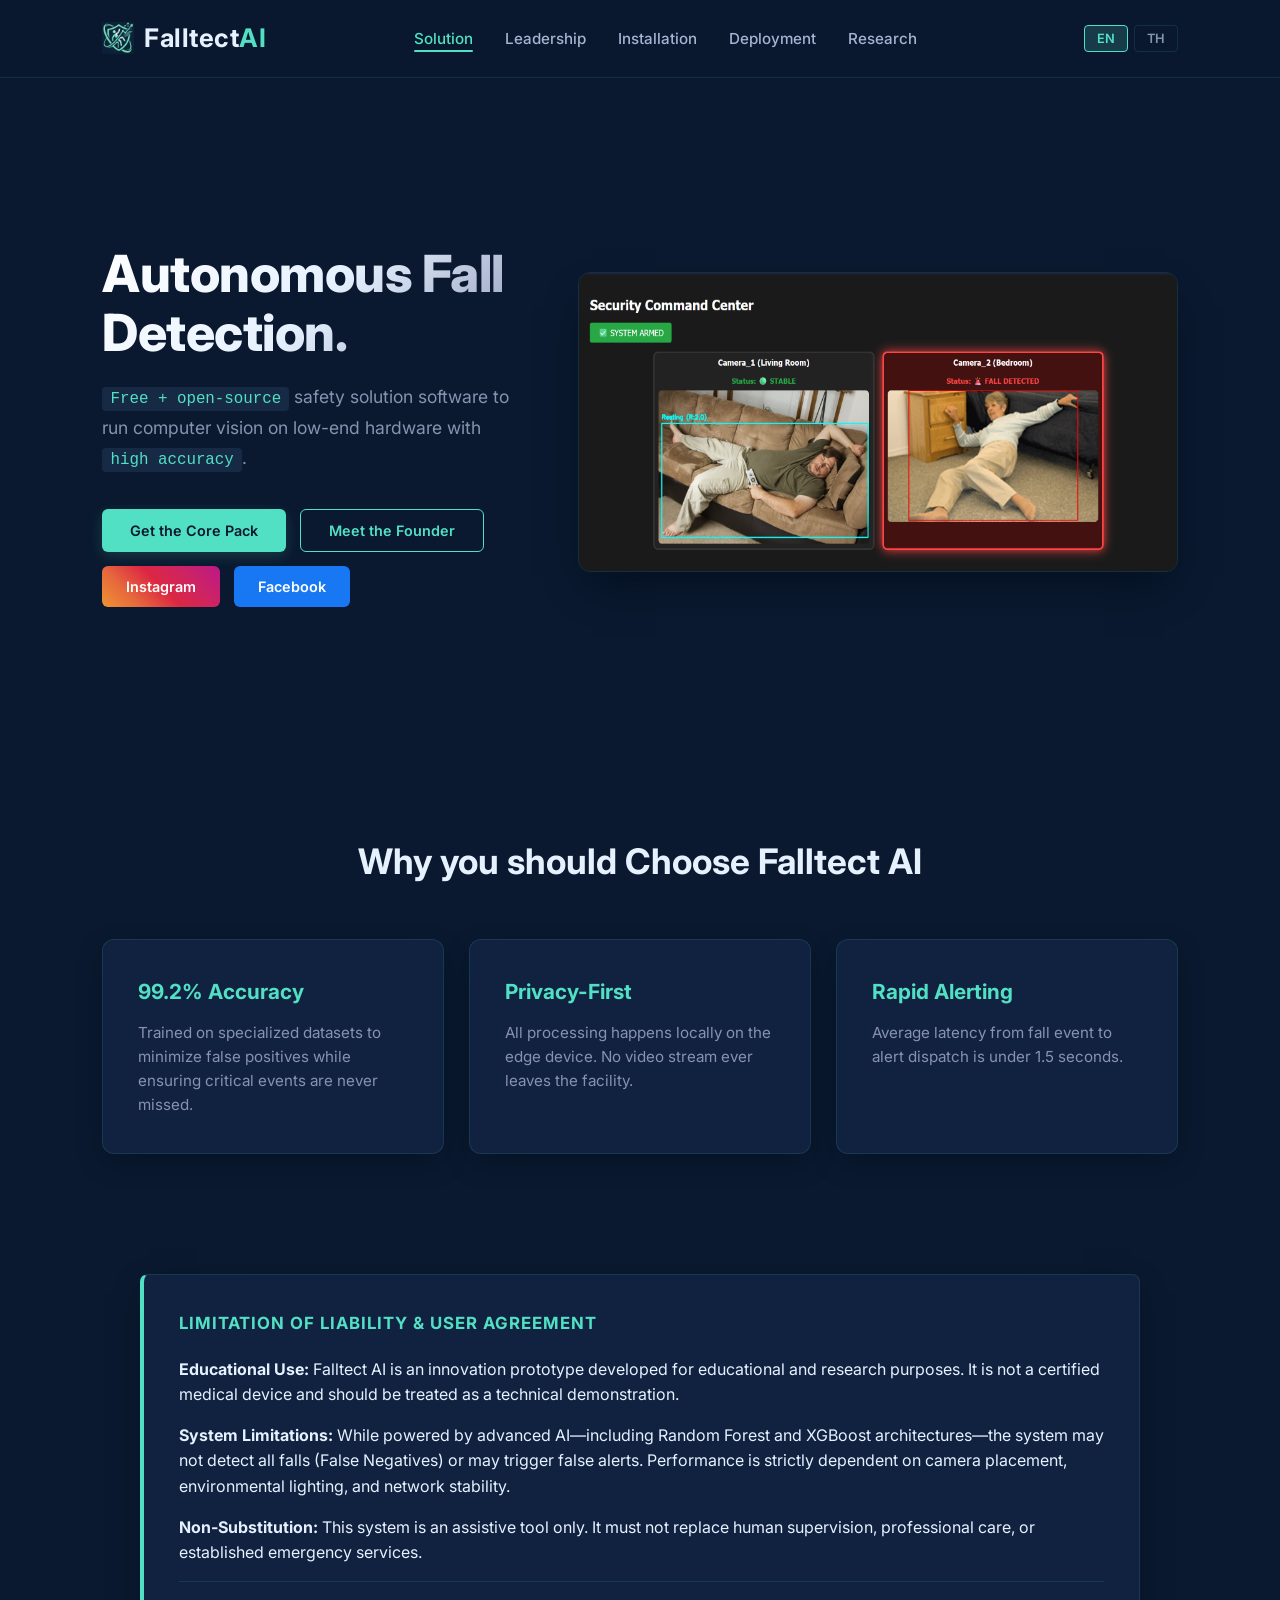
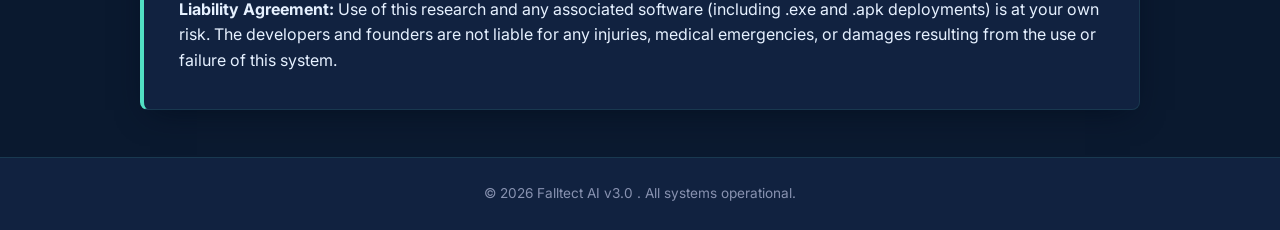
<file: index.html>
<!DOCTYPE html>
<html lang="en">
<head>
    <meta charset="UTF-8">
    <meta name="viewport" content="width=device-width, initial-scale=1.0">
    <title>Falltect AI | Non-Invasive Elderly Safety</title>
    <link rel="stylesheet" href="static/static.css">
    <link href="https://fonts.googleapis.com/css2?family=Inter:wght@400;600;700&display=swap" rel="stylesheet">
    <link rel="icon" type="image/png" href="static/asset/coverimgnottofall.jpg">
    <!-- Apple / Mobile Home Screen Icon -->
    <link rel="apple-touch-icon" href="static/asset/coverimgnottofall.jpg">
</head>
<body>
    <nav>
        <a href="index.html" class="logo-link" style="display: flex; align-items: center; gap: 10px; text-decoration: none;">
            <img src="static/asset/coverimgnottofall.jpg" alt="Falltect AI Logo" style="height: 32px; width: auto;">
            <div class="logo">Falltect<span>AI</span></div>
        </a>
        <ul class="nav-links">
            <li><a href="index.html" class="active">Solution</a></li>
            <li><a href="bio.html">Leadership</a></li>
            <li><a href="download.html">Installation</a></li>
            <li><a href="deployment.html">Deployment</a></li>
            <li><a href="research_paper.html">Research</a></li>
        </ul>
        <!-- Integrated Clean Language Switcher Element -->
        <div class="lang-switcher-container">
            <button class="lang-btn" data-lang-select="en">EN</button>
            <button class="lang-btn" data-lang-select="th">TH</button>
        </div>
    </nav>

    <main>
        <section class="hero">
            <div class="hero-content">
                <h1 data-en="Autonomous Fall Detection." data-th="ระบบตรวจจับการล้มอัตโนมัติ">Autonomous Fall Detection.</h1>
                
                <!-- Cleaned up the messy mixed languages and raw code tags -->
                <p data-en="<code>Free + open-source</code> safety solution software to run computer vision on low-end hardware with <code>high accuracy</code>." 
                   data-th="ระบบตรวจจับการล้มอัตโนมัติประสิทธิภาพสูง เปิดให้ใช้งานฟรี ออกแบบมาเพื่อประมวลผลบนอุปกรณ์ฮาร์ดแวร์ทั่วไปได้ โดยไม่ต้องพึ่งพาคอมพิวเตอร์สเปกสูง">
                    An open-source, edge-optimized safety solution designed to run local computer vision on low-end hardware without compromising privacy.
                </p>
                
                <div class="cta-group">
                    <button class="btn-primary" onclick="navigateTo('download.html')" data-en="Get the Core Pack" data-th="ดาวน์โหลดซอฟต์แวร์">Get the Core Pack</button>
                    <button class="btn-secondary" onclick="navigateTo('bio.html')" data-en="Meet the Founder" data-th="เกี่ยวกับผู้พัฒนา">Meet the Founder</button>
                    <button class="btn-social btn-ig" onclick="window.open('https://www.instagram.com/nottofall_project/', '_blank')">Instagram</button>
                    <button class="btn-social btn-fb" onclick="window.open('https://www.facebook.com/profile.php?id=61574333881825', '_blank')">Facebook</button>
                </div>
            </div>
            <div class="hero-image">
                <img src="static/asset/alertexample.png" alt="FallGuard AI Interface" width="600" height="300">
            </div>
        </section>

        <section class="features">
            <h2 data-en="Why you should Choose Falltect AI" data-th="ทำไมองค์กรชั้นนำจึงเลือก Falltect AI">Why Institutional Leaders Choose Falltect AI</h2>
            <div class="feature-grid">
                <div class="feature-card">
                    <h3 data-en="99.2% Accuracy" data-th="ความแม่นยำ 99.2%">99.2% Accuracy</h3>
                    <p data-en="Trained on specialized datasets to minimize false positives while ensuring critical events are never missed." 
                       data-th="ทดสอบและฝึกฝนระบบด้วยชุดข้อมูลเฉพาะทาง เพื่อลดการแจ้งเตือนผิดพลาด (False Positives) และไม่พลาดทุกเหตุการณ์สำคัญ">
                        Trained on specialized datasets to minimize false positives while ensuring critical events are never missed.
                    </p>
                </div>
                <div class="feature-card">
                    <h3 data-en="Privacy-First" data-th="ระบบรักษาความเป็นส่วนตัว">Privacy-First</h3>
                    <p data-en="All processing happens locally on the edge device. No video stream ever leaves the facility." 
                       data-th="การประมวลผลทั้งหมดเกิดขึ้นภายในอุปกรณ์ (Edge Device) ข้อมูลวิดีโอจะไม่ถูกส่งออกภายนอกหน่วยงาน เพื่อความปลอดภัยสูงสุด">
                        All processing happens locally on the edge device. No video ever leaves the facility.
                    </p>
                </div>
                <div class="feature-card">
                    <h3 data-en="Rapid Alerting" data-th="แจ้งเตือนทันท่วงที">Rapid Alerting</h3>
                    <p data-en="Average latency from fall event to alert dispatch is under 1.5 seconds." 
                       data-th="ความหน่วงเฉลี่ยตั้งแต่เริ่มล้มจนถึงการส่งสัญญาณแจ้งเตือน ต่ำกว่า 1.5 วินาที">
                        Average latency from fall event to alert dispatch is under 1.5 seconds.
                    </p>
                </div>
            </div>
        </section>

        <section class="disclaimer-container">
            <h3 data-en="Limitation of Liability & User Agreement" data-th="ข้อจำกัดความรับผิดชอบและข้อตกลงการใช้งาน">Limitation of Liability & User Agreement</h3>
            <div class="disclaimer-content">
                <p>
                    <strong data-en="Educational Use:" data-th="วัตถุประสงค์การใช้งานเพื่อการศึกษา:">Educational Use:</strong> 
                    <span data-en="Falltect AI is an innovation prototype developed for educational and research purposes. It is not a certified medical device and should be treated as a technical demonstration." 
                          data-th="Falltect AI เป็นต้นแบบนวัตกรรมที่พัฒนาขึ้นเพื่อวัตถุประสงค์ทางการศึกษาและการวิจัย เทคโนโลยีนี้ไม่ใช่เครื่องมือทางการแพทย์ที่ได้รับการรับรอง และควรใช้เป็นระบบสาธิตทางเทคนิคเท่านั้น">
                        Falltect AI is an innovation prototype developed for educational and research purposes. It is not a certified medical device and should be treated as a technical demonstration.
                    </span>
                </p>
                <p style="margin-top: 15px;">
                    <strong data-en="System Limitations:" data-th="ข้อจำกัดของระบบ:">System Limitations:</strong> 
                    <span data-en="While powered by advanced AI—including Random Forest and XGBoost architectures—the system may not detect all falls (False Negatives) or may trigger false alerts. Performance is strictly dependent on camera placement, environmental lighting, and network stability."
                          data-th="แม้ว่าระบบจะขับเคลื่อนด้วยสถาปัตยกรรม AI ขั้นสูงรวมถึง Random Forest และ XGBoost แต่ระบบอาจไม่ได้ตรวจจับการล้มได้ครบทั้งหมด 100% หรืออาจเกิดการแจ้งเตือนผิดพลาดได้ ประสิทธิภาพของระบบขึ้นอยู่กับการจัดวางตำแหน่งกล้อง แสงสว่างในสภาพแวดล้อม และความเสถียรของเครือข่าย">
                        While powered by advanced AI—including Random Forest and XGBoost architectures—the system may not detect all falls (False Negatives) or may trigger false alerts. Performance is strictly dependent on camera placement, environmental lighting, and network stability.
                    </span>
                </p>
                <p style="margin-top: 15px;">
                    <strong data-en="Non-Substitution:" data-th="ข้อพิจารณาการใช้งาน:">Non-Substitution:</strong> 
                    <span data-en="This system is an assistive tool only. It must not replace human supervision, professional care, or established emergency services."
                          data-th="ระบบนี้เป็นเพียงเครื่องมือช่วยเหลือทางเทคโนโลยีเท่านั้น ไม่สามารถทดแทนการดูแลโดยมนุษย์ การพยาบาลวิชาชีพ หรือระบบบริการฉุกเฉินหลักได้">
                        This system is an assistive tool only. It must not replace human supervision, professional care, or established emergency services.
                    </span>
                </p>
                <p style="margin-top: 15px; border-top: 1px solid rgba(100, 255, 218, 0.1); padding-top: 15px;">
                    <strong data-en="Liability Agreement:" data-th="ข้อตกลงความรับผิดชอบ:">Liability Agreement:</strong> 
                    <span data-en="Use of this research and any associated software (including .exe and .apk deployments) is at your own risk. The developers and founders are not liable for any injuries, medical emergencies, or damages resulting from the use or failure of this system."
                          data-th="การใช้งานซอฟต์แวร์นี้ (รวมถึงการใช้งานผ่านไฟล์ .exe และ .apk) เป็นความเสี่ยงของผู้ใช้เอง ผู้พัฒนาและผู้ก่อตั้งจะไม่รับผิดชอบต่อการบาดเจ็บ เหตุฉุกเฉินทางการแพทย์ หรือความเสียหายใด ๆ ที่เกิดจากการใช้งานหรือความล้มเหลวของระบบนี้">
                        Use of this research and any associated software (including .exe and .apk deployments) is at your own risk. The developers and founders are not liable for any injuries, medical emergencies, or damages resulting from the use or failure of this system.
                    </span>
                </p>
            </div>
        </section>
    </main>

    <footer>
        <p>&copy; 2026 Falltect AI v3.0 . All systems operational.</p>
    </footer>

    <script src="static/script.js"></script>
</body>
</html>
</file>
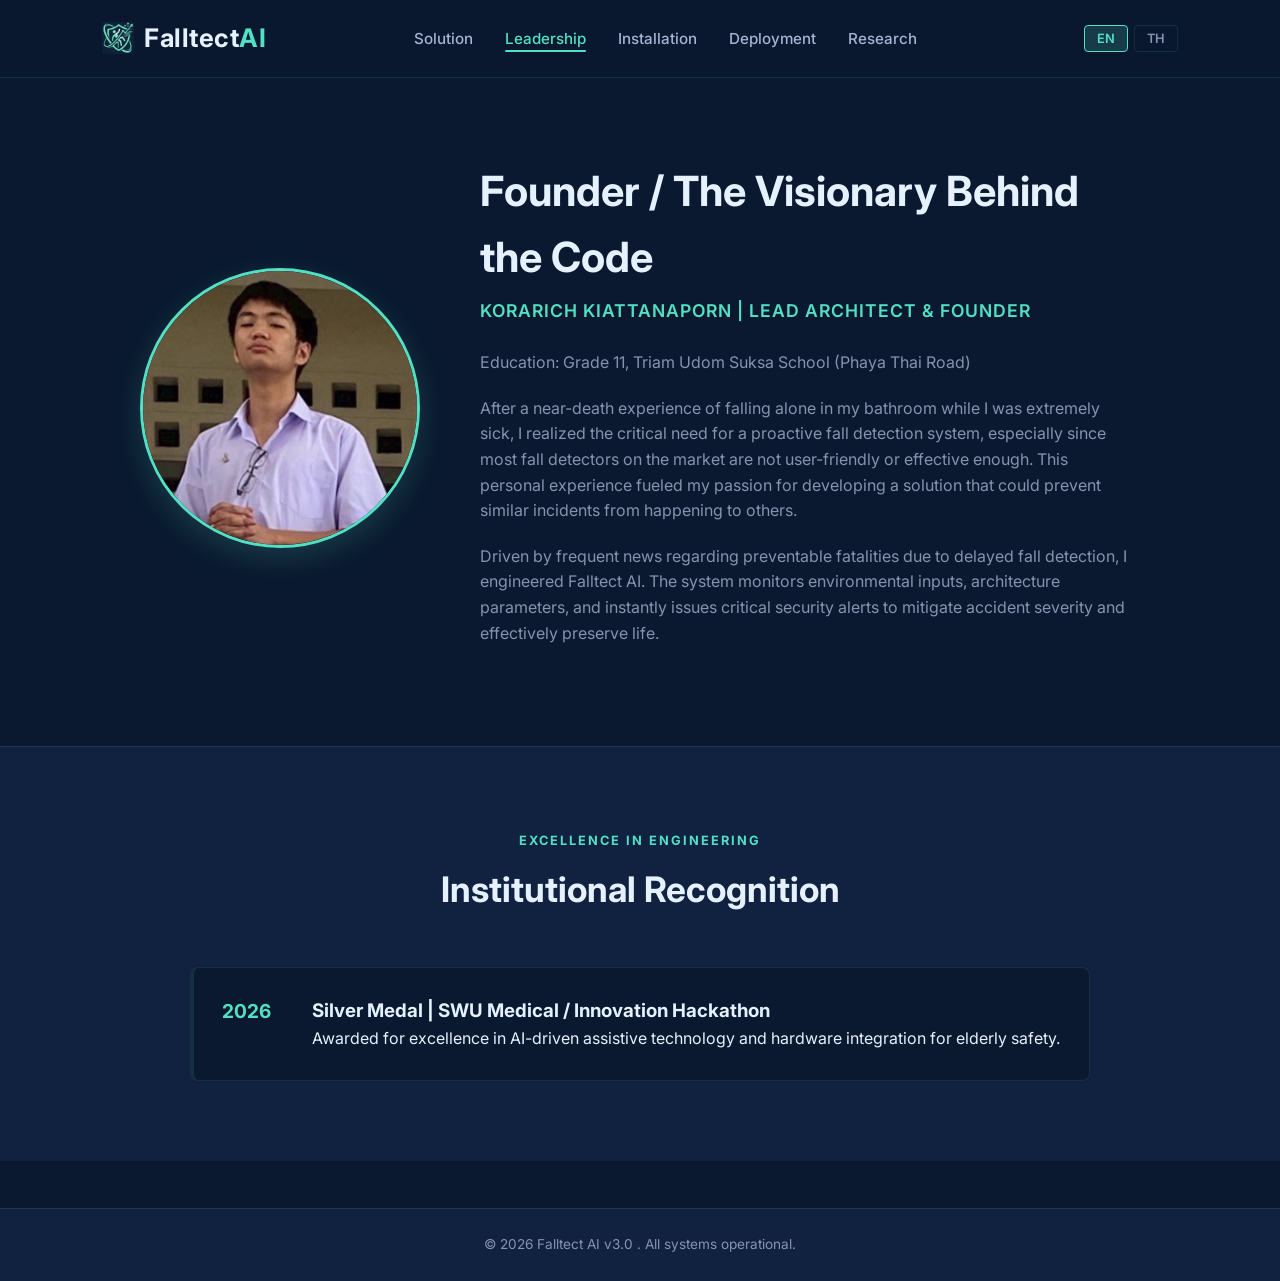
<file: bio.html>
<!DOCTYPE html>
<html lang="en">
<head>
    <meta charset="UTF-8">
    <meta name="viewport" content="width=device-width, initial-scale=1.0">
    <title>About the Founder | FallGuard AI</title>
    <link rel="stylesheet" href="static/static.css">
    <link href="https://fonts.googleapis.com/css2?family=Inter:wght@400;600;700&display=swap" rel="stylesheet">
    <link rel="icon" type="image/png" href="static/asset/coverimgnottofall.jpg">
    <!-- Apple / Mobile Home Screen Icon -->
    <link rel="apple-touch-icon" href="static/asset/coverimgnottofall.jpg">
</head>
<body>
    
    <nav>
        <a href="index.html" class="logo-link" style="display: flex; align-items: center; gap: 10px; text-decoration: none;">
            <img src="static/asset/coverimgnottofall.jpg" alt="Falltect AI Logo" style="height: 32px; width: auto;">
            <div class="logo">Falltect<span>AI</span></div>
        </a>
        <ul class="nav-links">
            <li><a href="index.html">Solution</a></li>
            <li><a href="bio.html" class="active">Leadership</a></li>
            <li><a href="download.html">Installation</a></li>
            <li><a href="deployment.html">Deployment</a></li>
            <li><a href="research_paper.html">Research</a></li>
        </ul>
        <!-- Integrated Clean Language Switcher Element -->
        <div class="lang-switcher-container">
            <button class="lang-btn" data-lang-select="en">EN</button>
            <button class="lang-btn" data-lang-select="th">TH</button>
        </div>
    </nav>

    <main>
        <section class="bio-section">
            <div class="bio-container">
                <div class="bio-image">
                    <img src="static/asset/founder.jpg" alt="Founder Headshot" class="profile-img">
                </div>
                <div class="bio-text">
                    <h1 data-en="Founder / The Visionary Behind the Code" data-th="Founder / The Visionary Behind the Code">The Visionary Behind the Code</h1>
                    <h2 data-en="Korarich Kiattanaporn | Lead Architect & Founder" data-th="เกียรติธนพร | Korarich Kiattanaporn | Lead Architect & Founder"></h2>
                    
                    <p data-en="Education: Grade 11, Triam Udom Suksa School (Phaya Thai Road)" 
                       data-th="ประวัติการศึกษา: ชั้น ม.5 โรงเรียนเตรียมอุดมศึกษา (ถนนพญาไท)">
                        Education: Grade 11, Triam Udom Suksa School (Phaya Thai Road)
                    </p>
                    
                    <p data-en="After a near-death experience of falling alone in my bathroom while I was extremely sick, I realized the critical need for a proactive fall detection system, especially since most fall detectors on the market are not user-friendly or effective enough. This personal experience fueled my passion for developing a solution that could prevent similar incidents from happening to others." 
                       data-th="หลังจากป่วยหนักและเกือบล้มเพียงลำพังในห้องน้ำ ผมตระหนักถึงความจำเป็นในการแจ้งเตือนหากเกิดการล้มเพียงลำพัง ในขณะที่ระบบตรวจจับการล้มส่วนใหญ่ในท้องตลาดยังไม่ใช้งานได้ง่ายและมีประสิทธิภาพเพียงพอ ประสบการณ์ส่วนตัวครั้งนั้นจึงกลายเป็นแรงผลักดันให้ผมมุ่งพัฒนาวิธีแก้ปัญหาโดยการสร้างระบบตรวจจับการล้มที่สามารถป้องกันไม่ให้เกิดเหตุการณ์เช่นนี้กับผู้อื่นได้">
                        After a near-fatal experience of falling alone in my bathroom while extremely ill, I realized the critical need for a proactive fall detection system. This personal experience fueled my passion to develop a solution that could prevent similar incidents for others.
                    </p>
                    
                    <p data-en="Driven by frequent news regarding preventable fatalities due to delayed fall detection, I engineered Falltect AI. The system monitors environmental inputs, architecture parameters, and instantly issues critical security alerts to mitigate accident severity and effectively preserve life." 
                       data-th="จากที่ผมได้ยินข่าวเกี่ยวกับการเสียชีวิตซึ่งสามารถหลีกเลี่ยงได้หากผู้เสียชีวิตถูกตรวจพบในขณะที่ล้ม ผมจึงได้พัฒนาระบบ Falltect AI เพื่อตรวจจับเวลาล้มและแจ้งเตือนได้ทันท่วงทีช่วยลดความรุนแรงของอุบัติเหตุ และช่วยชีวิตได้ทันเวลา">
                        Driven by frequent news regarding preventable fatalities due to delayed fall detection, I engineered Falltect AI.
                    </p>
                </div>
            </div>
        </section>

        <section class="awards-section">
            <div class="section-header">
                <span class="eyebrow">Excellence in Engineering</span>
                <h2 data-en="Institutional Recognition" data-th="รางวัลและการยอมรับ">Institutional Recognition</h2>
            </div>
            
            <div class="awards-grid">
                <div class="award-item">
                    <div class="award-year">2026</div>
                    <div class="award-content">
                        <h3 data-en="Silver Medal | SWU Medical / Innovation Hackathon" data-th="รางวัลเหรียญเงิน | SWU Medical / Innovation Hackathon">Silver medal | SWU medical / innovation hackatron</h3>
                        <p data-en="Awarded for excellence in AI-driven assistive technology and hardware integration for elderly safety." 
                           data-th="ได้รับรางวัลความเป็นเลิศด้านเทคโนโลยีสิ่งอำนวยความสะดวกที่ขับเคลื่อนด้วย AI และการบูรณาการฮาร์ดแวร์เพื่อความปลอดภัยของผู้สูงอายุ">
                            Awarded for excellence in AI-driven assistive technology and hardware integration for elderly safety.
                        </p>
                    </div>
                </div>
            </div>
        </section>
    </main>

    <footer>
        <p>&copy; 2026 Falltect AI v3.0 . All systems operational.</p>
    </footer>

    <script src="static/script.js"></script>
</body>
</html>
</file>
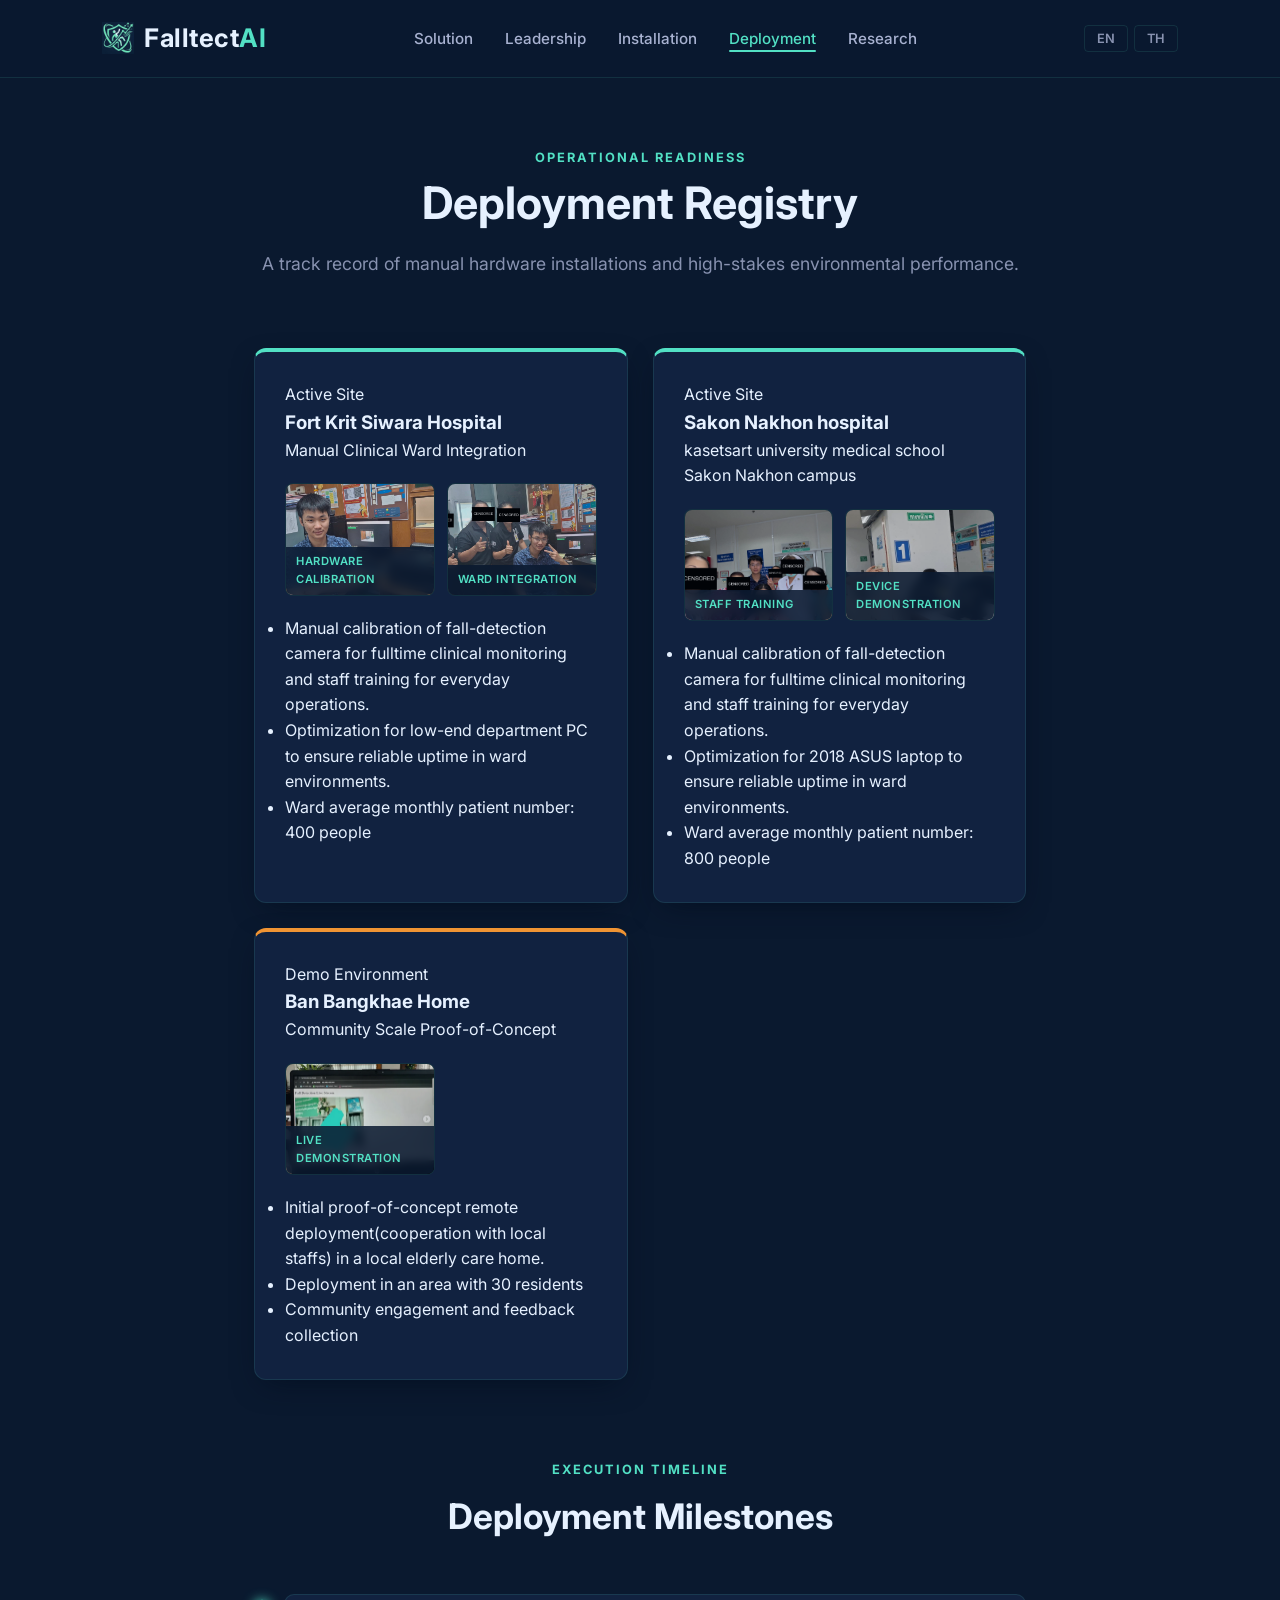
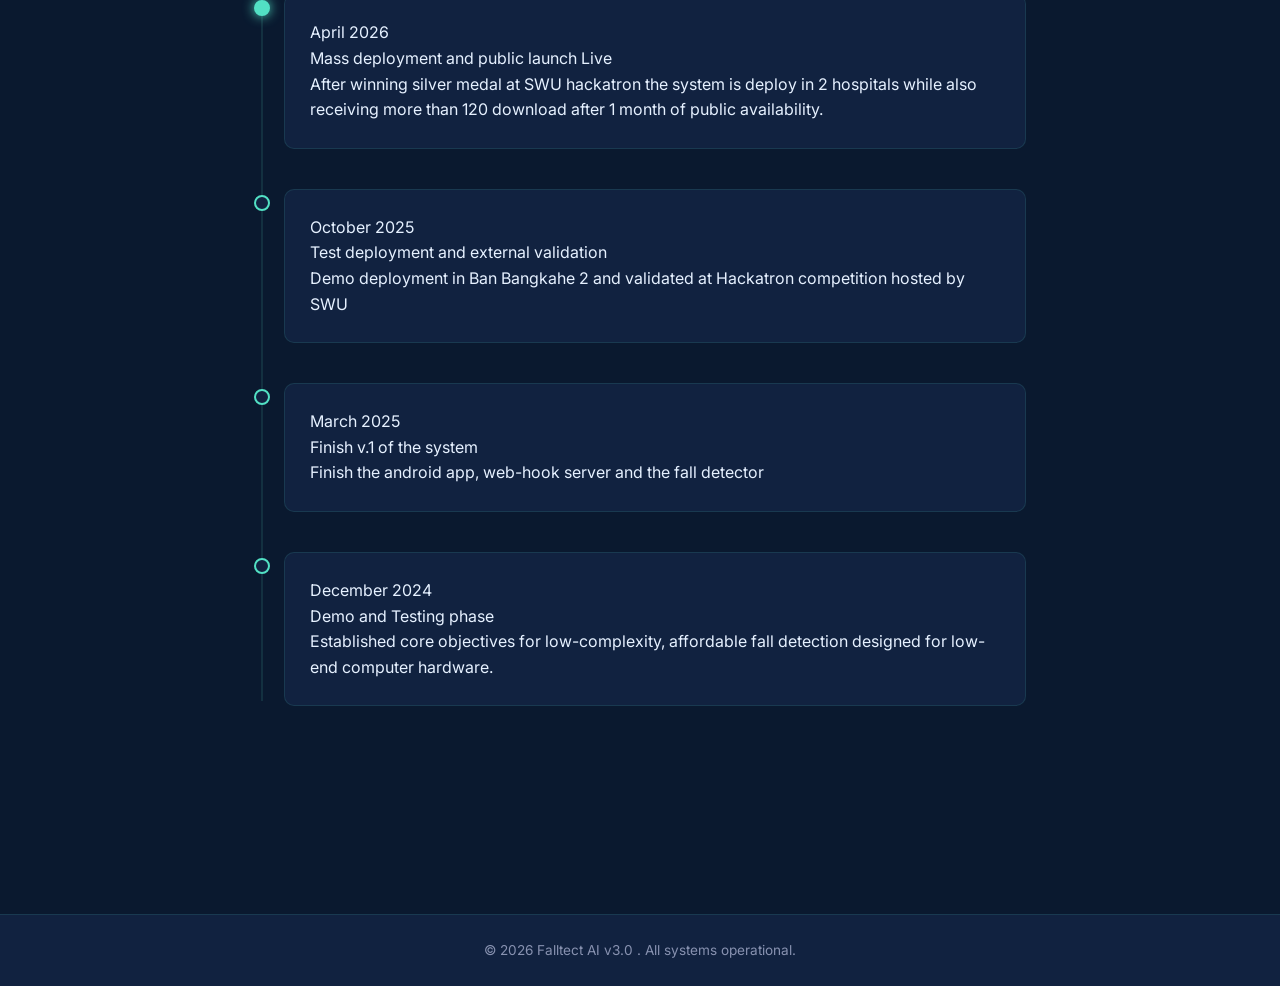
<file: deployment.html>
<!DOCTYPE html>
<html lang="en">
<head>
    <meta charset="UTF-8">
    <meta name="viewport" content="width=device-width, initial-scale=1.0">
    <title>Field Operations | Falltect AI</title>
    <link rel="stylesheet" href="static/static.css">
    <link href="https://fonts.googleapis.com/css2?family=Inter:wght@400;600;700&display=swap" rel="stylesheet">
    <link rel="icon" type="image/png" href="static/asset/coverimgnottofall.jpg">
    <!-- Apple / Mobile Home Screen Icon -->
    <link rel="apple-touch-icon" href="static/asset/coverimgnottofall.jpg">
</head>
<body>
    
    <nav>
        <a href="index.html" class="logo-link" style="display: flex; align-items: center; gap: 10px; text-decoration: none;">
            <img src="static/asset/coverimgnottofall.jpg" alt="Falltect AI Logo" style="height: 32px; width: auto;">
            <div class="logo">Falltect<span>AI</span></div>
        </a>
        <ul class="nav-links">
            <li><a href="index.html">Solution</a></li>
            <li><a href="bio.html">Leadership</a></li>
            <li><a href="download.html">Installation</a></li>
            <li><a href="deployment.html" class="active">Deployment</a></li>
            <li><a href="research_paper.html">Research</a></li>
        </ul>
        <!-- Integrated Clean Language Switcher Element -->
        <div class="lang-switcher-container">
            <button class="lang-btn" data-lang-select="en">EN</button>
            <button class="lang-btn" data-lang-select="th">TH</button>
        </div>
    </nav>

    <main>
        <header class="download-hero">
            <div class="eyebrow">Operational Readiness</div>
            <h1>Deployment Registry</h1>
            <p>A track record of manual hardware installations and high-stakes environmental performance.</p>
        </header>

        <section class="vdo-main-container">
            <div class="field-grid">
                
                <div class="field-card">
                    <div class="field-tag">Active Site</div>
                    <h3>Fort Krit Siwara Hospital</h3>
                    <p class="field-meta">Manual Clinical Ward Integration</p>
                    
                    <div class="field-gallery">
                        <div class="field-photo">
                            <img src="static/asset/krit_1.jpg" alt="Hardware Installation">
                            <span>Hardware Calibration</span>
                        </div>
                        <div class="field-photo">
                            <img src="static/asset/krit_2.jpg" alt="Clinical Ward View">
                            <span>Ward Integration</span>
                        </div>
                    </div>

                    <ul class="field-details">
                        <li>Manual calibration of fall-detection camera for fulltime clinical monitoring and staff training for everyday operations.</li>
                        <li>Optimization for low-end department PC to ensure reliable uptime in ward environments.</li>
                        <li>Ward average monthly patient number: 400 people</li>
                    </ul>
                </div>

                <div class="field-card">
                    <div class="field-tag">Active Site</div>
                    <h3>Sakon Nakhon hospital</h3>
                    <p class="field-meta">kasetsart university medical school Sakon Nakhon campus</p>
                    
                    <div class="field-gallery">
                        <div class="field-photo">
                            <img src="static/asset/sak_3.jpg" alt="Sensor Array">
                            <span>Staff training</span>
                        </div>
                        <div class="field-photo">
                            <img src="static/asset/sak_2.jpg" alt="Monitoring Terminal">
                            <span>device demonstration</span>
                        </div>
                    </div>

                    <ul class="field-details">
                        <li>Manual calibration of fall-detection camera for fulltime clinical monitoring and staff training for everyday operations.</li>
                        <li>Optimization for 2018 ASUS laptop to ensure reliable uptime in ward environments.</li>
                        <li>Ward average monthly patient number: 800 people</li>
                    </ul>
                </div>

                <div class="field-card demo">
                    <div class="field-tag">Demo Environment</div>
                    <h3>Ban Bangkhae Home</h3>
                    <p class="field-meta">Community Scale Proof-of-Concept</p>
                    
                    <div class="field-gallery">
                        <div class="field-photo">
                            <img src="static/asset/at_elderly_home.png" alt="Live Demo">
                            <span>Live Demonstration</span>
                        </div>
                    </div>

                    <ul class="field-details">
                        <li>Initial proof-of-concept remote deployment(cooperation with local staffs) in a local elderly care home.</li>
                        <li>Deployment in an area with 30 residents</li>
                        <li>Community engagement and feedback collection</li>
                    </ul>
                </div>

            </div>

            <section class="milestone-container">
                <div class="section-header">
                    <div class="eyebrow">Execution Timeline</div>
                    <h2>Deployment Milestones</h2>
                </div>

                <div class="timeline">
                    <div class="timeline-item">
                        <div class="timeline-dot live"></div>
                        <div class="timeline-content">
                            <div class="timeline-date">April 2026</div>
                            <div class="timeline-title">Mass deployment and public launch <span class="tag-live">Live</span></div>
                            <p>After winning silver medal at SWU hackatron the system is deploy in 2 hospitals while also receiving more than 120 download after 1 month of public availability.</p>
                        </div>
                    </div>

                    <div class="timeline-item">
                        <div class="timeline-dot"></div>
                        <div class="timeline-content">
                            <div class="timeline-date">October 2025</div>
                            <div class="timeline-title">Test deployment and external validation</div>
                            <p>Demo deployment in Ban Bangkahe 2 and validated at Hackatron competition hosted by SWU</p>
                        </div>
                    </div>

                    <div class="timeline-item">
                        <div class="timeline-dot"></div>
                        <div class="timeline-content">
                            <div class="timeline-date">March 2025</div>
                            <div class="timeline-title">Finish v.1 of the system</div>
                            <p>Finish the android app, web-hook server and the fall detector</p>
                        </div>
                    </div>

                    <div class="timeline-item">
                        <div class="timeline-dot"></div>
                        <div class="timeline-content">
                            <div class="timeline-date">December 2024</div>
                            <div class="timeline-title">Demo and Testing phase</div>
                            <p>Established core objectives for low-complexity, affordable fall detection designed for low-end computer hardware.</p>
                        </div>
                    </div>
                </div>
            </section>
        </section>
    </main>

    <footer>
        <p>&copy; 2026 Falltect AI v3.0 . All systems operational.</p>
    </footer>

</body>
</html>
</file>
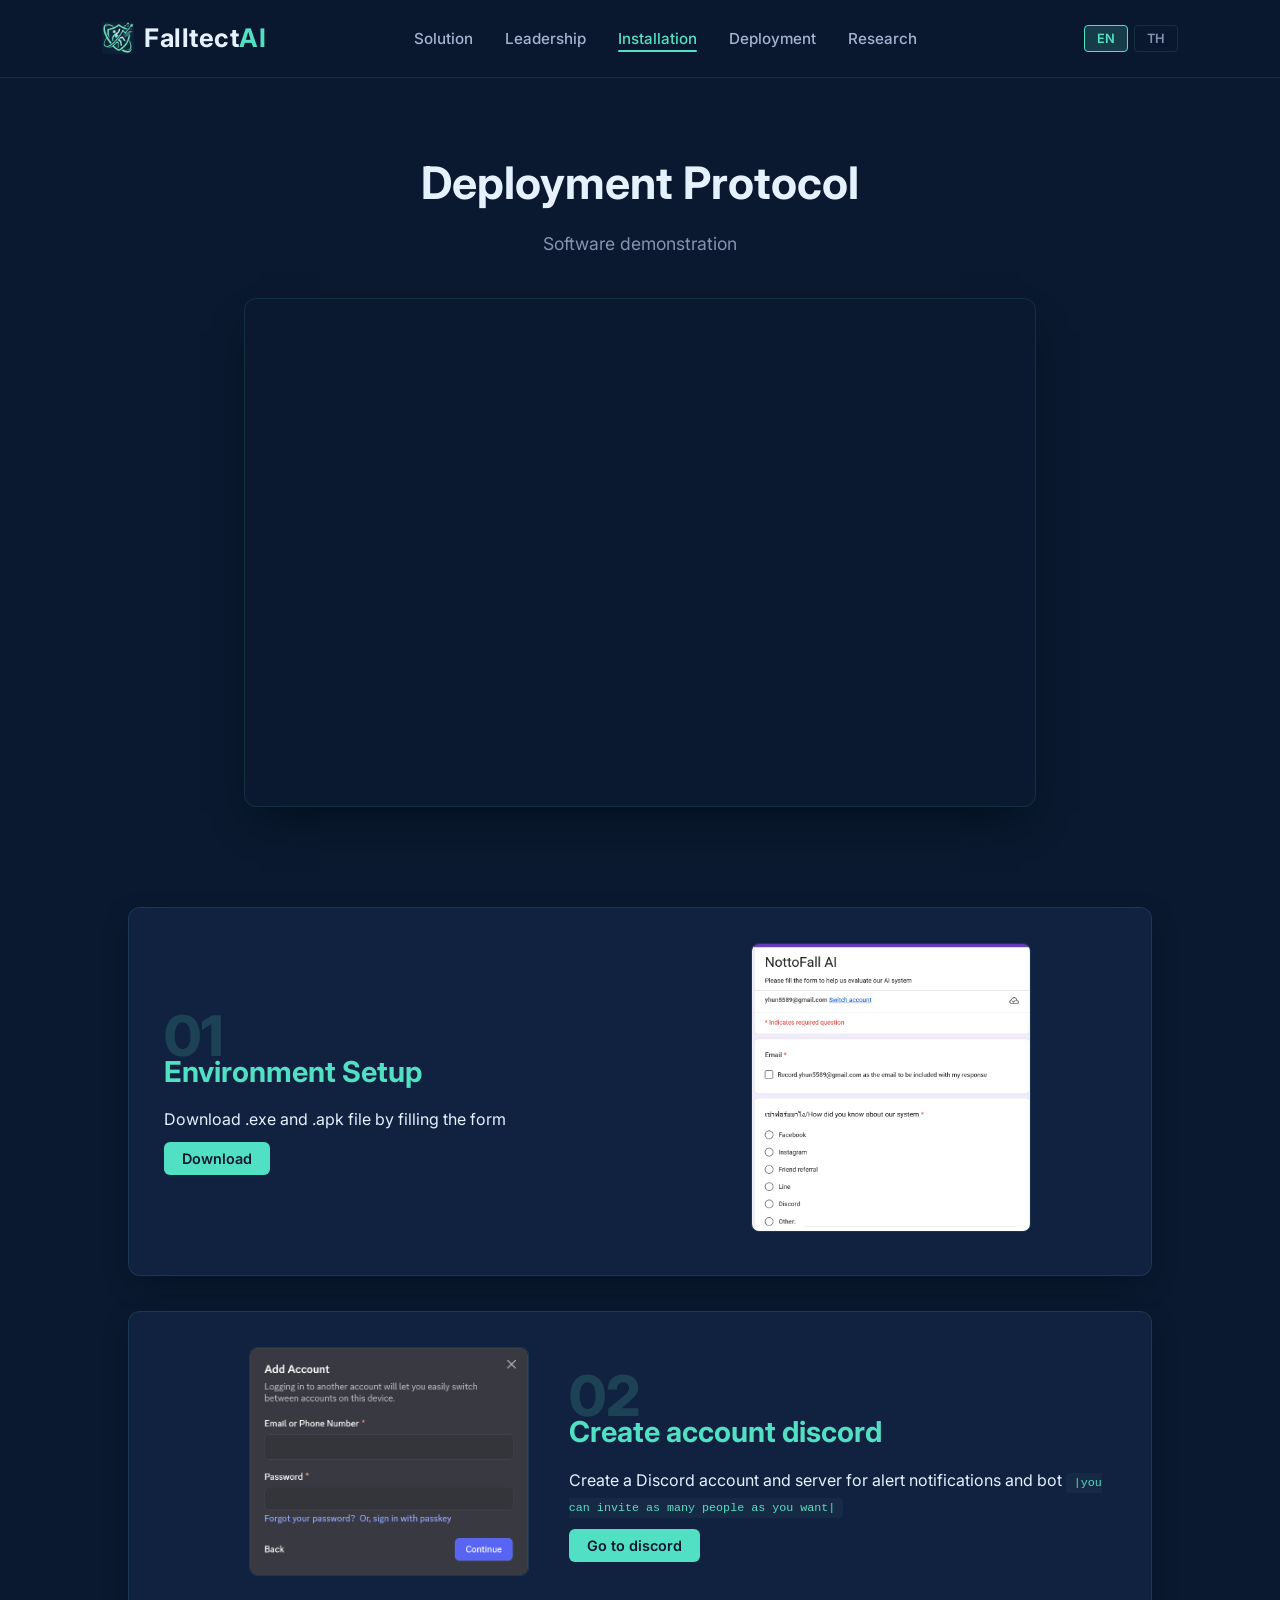
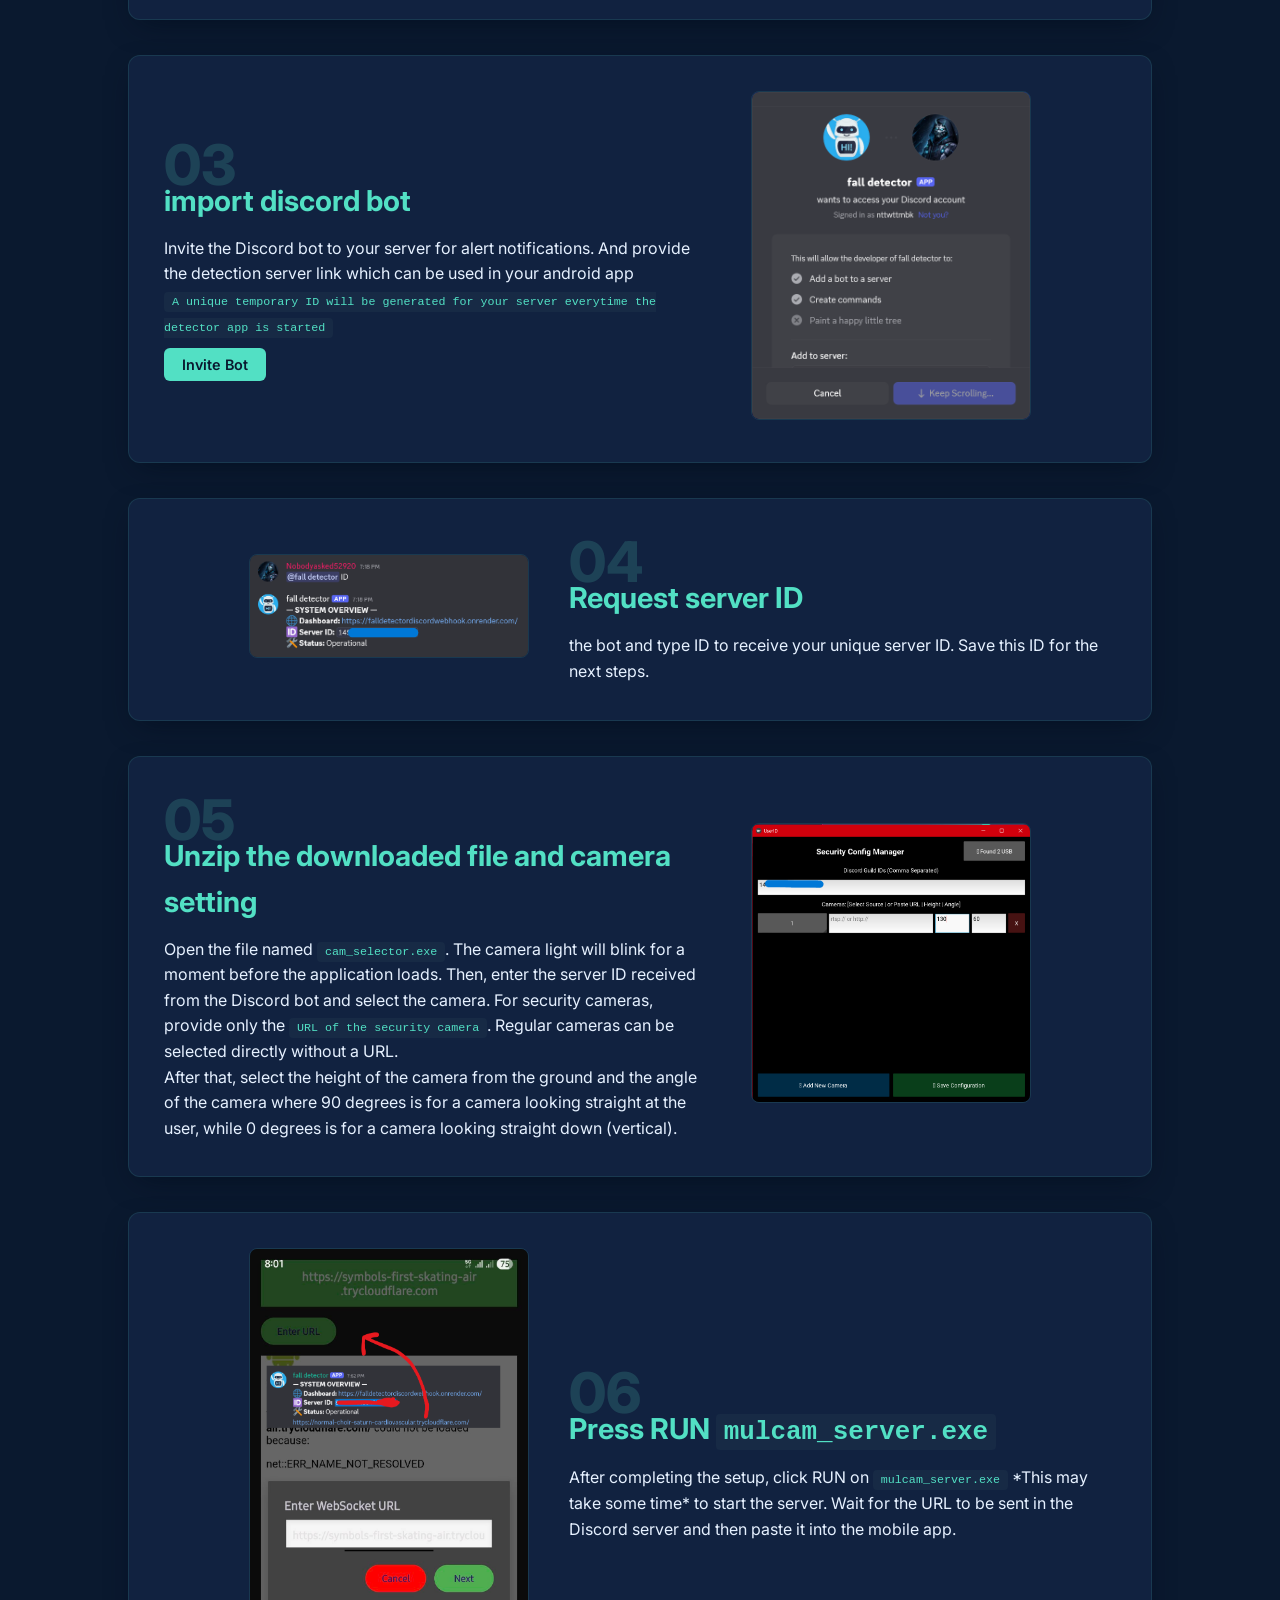
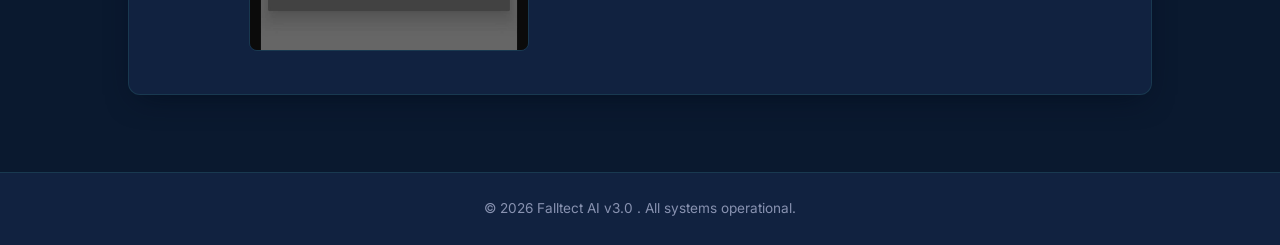
<file: download.html>
<!DOCTYPE html>
<html lang="en">
<head>
    <meta charset="UTF-8">
    <meta name="viewport" content="width=device-width, initial-scale=1.0">
    <title>Deployment Protocol | FallGuard AI</title>
    <link rel="stylesheet" href="static/static.css">
    <link href="https://fonts.googleapis.com/css2?family=Inter:wght@400;600;700&display=swap" rel="stylesheet">
    <link rel="icon" type="image/png" href="static/asset/coverimgnottofall.jpg">
    <!-- Apple / Mobile Home Screen Icon -->
    <link rel="apple-touch-icon" href="static/asset/coverimgnottofall.jpg">
</head>
<body>
    <nav>
        <a href="index.html" class="logo-link" style="display: flex; align-items: center; gap: 10px; text-decoration: none;">
            <img src="static/asset/coverimgnottofall.jpg" alt="Falltect AI Logo" style="height: 32px; width: auto;">
            <div class="logo">Falltect<span>AI</span></div>
        </a>
        <ul class="nav-links">
            <li><a href="index.html">Solution</a></li>
            <li><a href="bio.html">Leadership</a></li>
            <li><a href="download.html" class="active">Installation</a></li>
            <li><a href="deployment.html">Deployment</a></li>
            <li><a href="research_paper.html">Research</a></li>
        </ul>
        <!-- Integrated Clean Language Switcher Element -->
        <div class="lang-switcher-container">
            <button class="lang-btn" data-lang-select="en">EN</button>
            <button class="lang-btn" data-lang-select="th">TH</button>
        </div>
    </nav>

    <main>
        <section class="download-hero">
            <h1>Deployment Protocol</h1>
            <p>Software demonstration</p>
            
            <div class="vdo-main-container">
                <div class="vdo-wrapper">
                    <iframe width="100%" height="500" src="https://www.youtube.com/embed/uag45f1Pp2I" 
                            title="FallGuard Setup Guide" frameborder="0" 
                            allow="accelerometer; autoplay; clipboard-write; encrypted-media; gyroscope; picture-in-picture" 
                            allowfullscreen></iframe>
                </div>
            </div>
        </section>

        <section class="step-visualizer">
            <div class="step-card">
                <div class="step-info">
                    <span class="step-number">01</span>
                    <h2>Environment Setup</h2>
                    <p data-en="Download .exe and .apk file by filling the form" 
                       data-th="ดาวน์โหลดไฟล์ .exe และ .apk โดยการกรอกแบบฟอร์ม">
                        Download .exe and .apk file by filling the form
                    </p>
                    <button class="btn-primary-small download-btn">Download</button>
                </div>
                <div class="step-image">
                    <img src="static/asset/step-1.png" alt="Setup Image">
                </div>
            </div>

            <div class="step-card reverse">
                <div class="step-info">
                    <span class="step-number">02</span>
                    <h2>Create account discord</h2>
                    <p data-en="Create a Discord account and server for alert notifications and bot <code> |you can invite as many people as you want|</code>" 
                       data-th="สร้าง account discord และ server discord">
                        Create a Discord account and server for alert notifications and bot <code> |you can invite as many people as you want|</code>
                    </p>
                    <button class="btn-primary-small discord-btn">Go to discord</button>
                </div>
                <div class="step-image">
                    <img src="static/asset/step-2.png" alt="Setup Image">
                </div>
            </div>

            <div class="step-card">
                <div class="step-info">
                    <span class="step-number">03</span>
                    <h2>import discord bot</h2>
                    <p data-en="Invite the Discord bot to your server for alert notifications. And provide the detection server link which can be used in your android app" 
                       data-th="เชิญ Discord bot เข้าสู่ server ของคุณเพื่อรับการแจ้งเตือน และให้ลิงก์เซิร์ฟเวอร์การตรวจจับที่สามารถใช้ในแอป Android ของคุณ">
                        Invite the Discord bot to your server for alert notifications. And provide the detection server link which can be used in your android app
                    </p>
                    <p><code>A unique temporary ID will be generated for your server everytime the detector app is started</code></p>
                    <button class="btn-primary-small invite-bot-btn">Invite Bot</button>
                </div>
                <div class="step-image">
                    <img src="static/asset/step-3.png" alt="Setup Image">
                </div>
            </div>

            <div class="step-card reverse">
                <div class="step-info">
                    <span class="step-number">04</span>
                    <h2>Request server ID</h2>
                    <p data-en="the bot and type ID to receive your unique server ID. Save this ID for the next steps." 
                       data-th="แท็ก bot และพิมพ์ว่า ID เพื่อรับ ID server ที่เป็นของคุณ บันทึก ID นี้เพื่อใช้ในขั้นตอนถัดไป">
                        the bot and type ID to receive your unique server ID. Save this ID for the next steps.
                    </p>
                </div>
                <div class="step-image">
                    <img src="static/asset/step-4.png" alt="Setup Image">
                </div>
            </div>

            <div class="step-card">
                <div class="step-info">
                    <span class="step-number">05</span>
                    <h2>Unzip the downloaded file and camera setting</h2>
                    <p data-en="Open the file named <code>cam_selector.exe</code>. The camera light will blink for a moment before the application loads. Then, enter the server ID received from the Discord bot and select the camera. For security cameras, provide only the <code>URL of the security camera</code>. Regular cameras can be selected directly without a URL."
                       data-th="เปิดไฟล์ชื่อ <code>cam_selector.exe</code>. ไฟกล้องจะกะพริบเป็นเวลาหนึ่งก่อน application จะติด จากนั้น นำ ID ที่ได้ไปใส่ใน แถบ ID จากนั้นเลือกกล้องที่ต้องการให้ app เข้าถึง <code>ใส่ URL เฉพาะกล้องวงจรปิดที่เชื่อมต่อ wifi</code> กล้องปกติสามารถเลือกได้เลยโดยไม่ต้องมี URL">
                        Open the file named <code>cam_selector.exe</code>. The camera light will blink for a moment before the application loads. Then, enter the server ID received from the Discord bot and select the camera. For security cameras, provide only the <code>URL of the security camera</code>. Regular cameras can be selected directly without a URL.
                    </p>
                    <p data-en="After that, select the height of the camera from the ground and the angle of the camera where 90 degrees is for a camera looking straight at the user, while 0 degrees is for a camera looking straight down (vertical)."
                       data-th="หลังจากนั้นเลือกความสูงของกล้องเทียบกับพื้น และองศาของกล้อง โดย 90 องศาคือกล้องที่มองตรงกับผู้ใช้งาน ในขณะที่ 0 องศาคือกล้องที่มองลงมาตรง (แนวตั้ง)">
                        After that, select the height of the camera from the ground and the angle of the camera where 90 degrees is for a camera looking straight at the user, while 0 degrees is for a camera looking straight down (vertical).
                    </p>
                </div>
                <div class="step-image">
                    <img src="static/asset/step-5.png" alt="Setup Image">
                </div>
            </div>

            <div class="step-card reverse">
                <div class="step-info">
                    <span class="step-number">06</span>
                    <h2 data-en="Press RUN <code>mulcam_server.exe</code>" data-th="กด RUN <code>mulcam_server.exe</code>">
                        Press RUN <code>mulcam_server.exe</code>
                    </h2>
                    <p data-en="After completing the setup, click RUN on <code>mulcam_server.exe</code> *This may take some time* to start the server. Wait for the URL to be sent in the Discord server and then paste it into the mobile app."
                       data-th="หลังจากตั้งค่าเสร็จแล้ว ให้กด RUN <code>mulcam_server.exe * อาจใช้เวลานาน</code> เพื่อเริ่มการทำงานของเซิร์ฟเวอร์ รอ url ส่งมาใน Discord server และนำ url ไปใส่ใน app บนมือถือ">
                        After completing the setup, click RUN on <code>mulcam_server.exe</code> *This may take some time* to start the server. Wait for the URL to be sent in the Discord server and then paste it into the mobile app.
                    </p>
                </div>
                <div class="step-image">
                    <img src="static/asset/step-6.png" alt="Setup Image">
                </div>
            </div>
        </section>
    </main>

    <footer>
        <p>&copy; 2026 Falltect AI v3.0 . All systems operational.</p>
    </footer>

    <script src="static/script.js"></script>
</body>
</html>
</file>
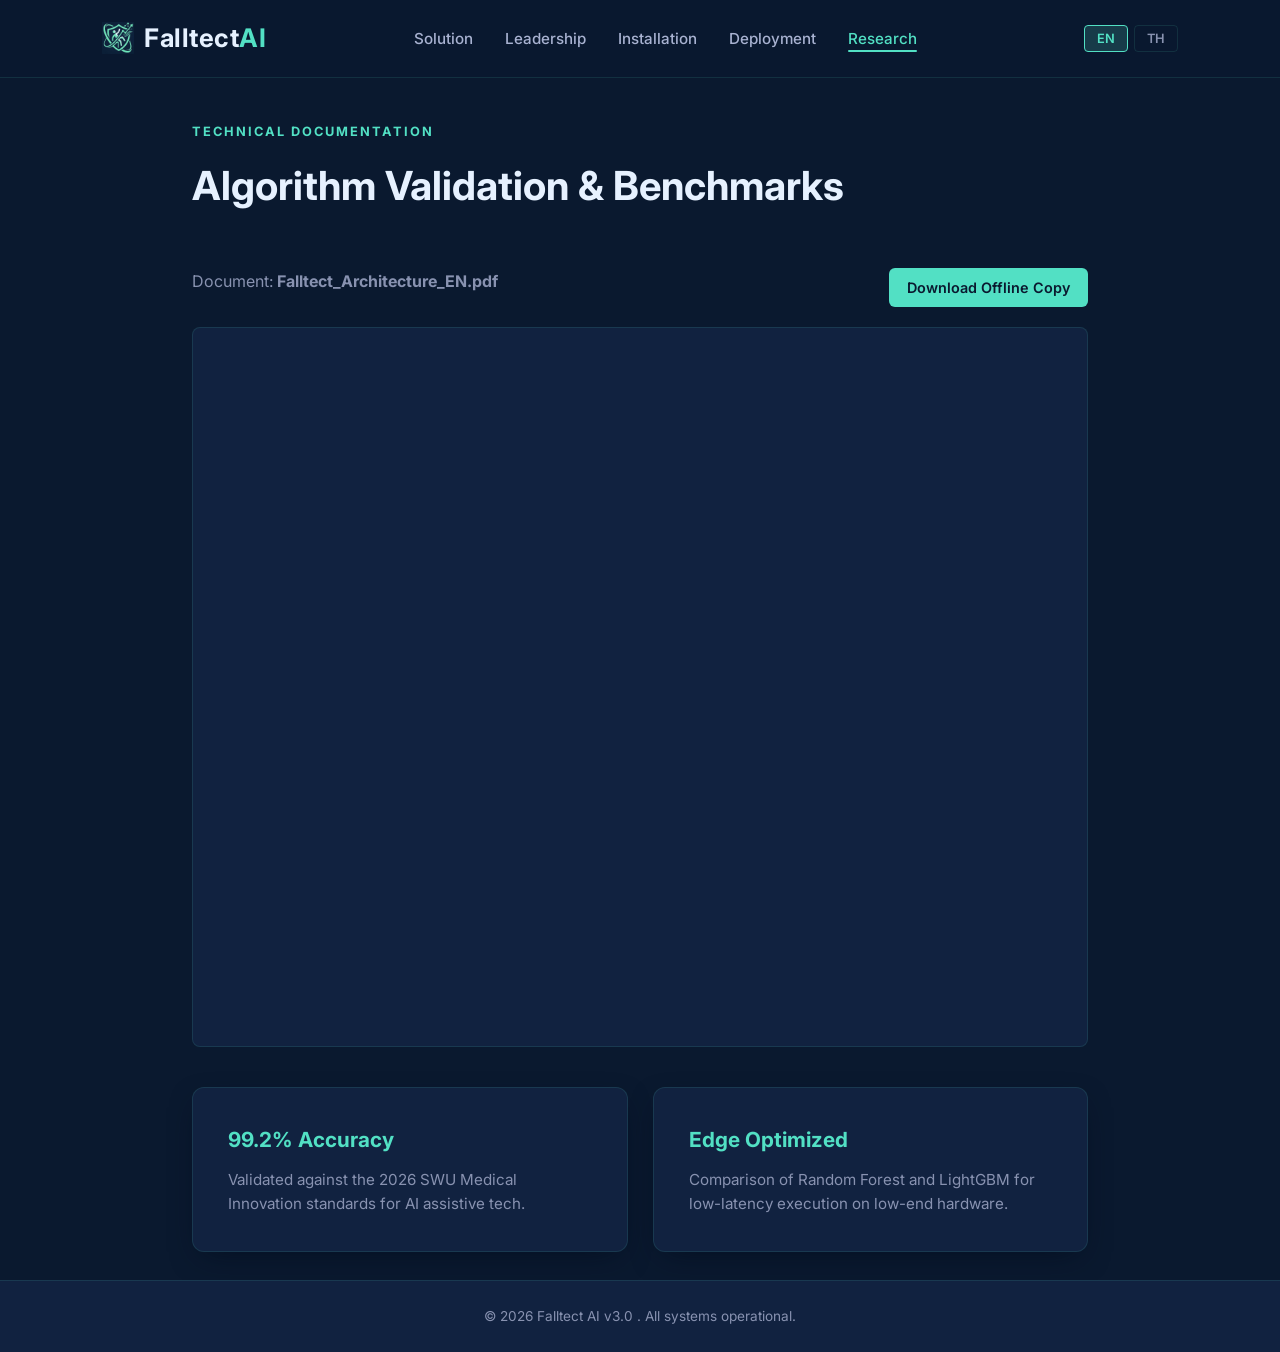
<file: research_paper.html>
<!DOCTYPE html>
<html lang="en">
<head>
    <meta charset="UTF-8">
    <meta name="viewport" content="width=device-width, initial-scale=1.0">
    <title>Technical Research | Falltect AI</title>
    <link rel="stylesheet" href="static/static.css">
    <link href="https://fonts.googleapis.com/css2?family=Inter:wght@400;600;700&display=swap" rel="stylesheet">
    <link rel="icon" type="image/png" href="static/asset/coverimgnottofall.jpg">
    <!-- Apple / Mobile Home Screen Icon -->
    <link rel="apple-touch-icon" href="static/asset/coverimgnottofall.jpg">
    <style>
        .pdf-viewer-container {
            width: 100%;
            height: 80vh; /* High-impact viewing area */
            background-color: var(--bg-secondary);
            border-radius: 8px;
            overflow: hidden;
            border: 1px solid rgba(100, 255, 218, 0.1);
            margin-bottom: 40px;
        }
        
        .pdf-fallback {
            padding: 40px;
            text-align: center;
            color: var(--txt-muted);
        }

        .research-meta {
            display: flex;
            justify-content: space-between;
            align-items: center;
            margin-bottom: 20px;
        }
    </style>
</head>
<body>
    <nav>
        <a href="index.html" class="logo-link" style="display: flex; align-items: center; gap: 10px; text-decoration: none;">
            <img src="static/asset/coverimgnottofall.jpg" alt="Falltect AI Logo" style="height: 32px; width: auto;">
            <div class="logo">Falltect<span>AI</span></div>
        </a>
        <ul class="nav-links">
            <li><a href="index.html">Solution</a></li>
            <li><a href="bio.html">Leadership</a></li>
            <li><a href="download.html">Installation</a></li>
            <li><a href="deployment.html">Deployment</a></li>
            <li><a href="research_paper.html" class="active">Research</a></li>
        </ul>
        <!-- Integrated Clean Language Switcher Element -->
        <div class="lang-switcher-container">
            <button class="lang-btn" data-lang-select="en">EN</button>
            <button class="lang-btn" data-lang-select="th">TH</button>
        </div>
    </nav>

    <main class="container" style="max-width: 1100px; margin: 0 auto; padding: 40px 8%;">
        <header class="research-header" style="margin-bottom: 40px;">
            <span class="eyebrow">Technical Documentation</span>
            <h1 style="font-size: 2.5rem; margin-top: 10px;">Algorithm Validation & Benchmarks</h1>
        </header>

        <div class="research-meta">
            <!-- Translatable document title text label -->
            <p style="color: var(--txt-muted);">
                Document: <strong id="research-doc-label" data-doc-en="Falltect_Architecture_EN.pdf" data-doc-th="Falltect_Architecture_TH.pdf">Falltect_Architecture_EN.pdf</strong>
            </p>
            
            <!-- Translatable offline download action button -->
            <a href="static/docs/researchpaper_en.pdf" 
               id="research-download-btn" 
               class="btn-primary-small" 
               data-en="Download Offline Copy" 
               data-th="ดาวน์โหลดเอกสารออฟไลน์"
               data-file-en="static/docs/researchpaper_en.pdf" 
               data-file-th="static/docs/researchpaper_th.pdf" 
               download>
               Download Offline Copy
            </a>
        </div>

        <div class="pdf-viewer-container">
            <!-- Translatable iframe viewer instance -->
            <iframe 
                id="research-iframe"
                src="static/docs/researchpaper_en.pdf" 
                data-iframe-en="static/docs/researchpaper_en.pdf"
                data-iframe-th="static/docs/researchpaper_th.pdf"
                width="100%" 
                height="100%" 
                style="border: none;">
                <div class="pdf-fallback">
                    <h3 data-en="Technical Viewer Unavailable" data-th="ไม่สามารถเปิดระบบแสดงผลเอกสารได้">Technical Viewer Unavailable</h3>
                    <p data-en="Your current browser configuration is blocking the embedded research viewer." data-th="เบราว์เซอร์ของคุณกำลังบล็อกระบบแสดงผลเอกสารที่ฝังตัวอยู่">Your current browser configuration is blocking the embedded research viewer.</p>
                    <a href="static/docs/researchpaper_en.pdf" id="research-fallback-btn" class="btn-primary" target="_blank" data-en="Open Research Paper in New Tab" data-th="เปิดเอกสารงานวิจัยในแท็บใหม่">
                        Open Research Paper in New Tab
                    </a>
                </div>
            </iframe>
        </div>

        <div class="feature-grid" style="margin-bottom: 60px;">
            <div class="feature-card">
                <h3>99.2% Accuracy</h3>
                <p>Validated against the 2026 SWU Medical Innovation standards for AI assistive tech.</p>
            </div>
            <div class="feature-card">
                <h3>Edge Optimized</h3>
                <p>Comparison of Random Forest and LightGBM for low-latency execution on low-end hardware.</p>
            </div>
        </div>
    </main>

    <footer>
        <p>&copy; 2026 Falltect AI v3.0 . All systems operational.</p>
    </footer>

    <script src="static/script.js"></script>
</body>
</html>
</file>
<file: static/static.css>
/* ==========================================================================
   1. DESIGN SYSTEM & CSS VARIABLES
   ========================================================================== */
:root {
    --bg-primary: #0a192f;
    --bg-secondary: #112240;
    --bg-tertiary: #172a45;
    --acc-primary: #52e0c4;
    --acc-hover: #52e0c4;
    --acc-glow: rgba(100, 255, 218, 0.15);
    --txt-main: #e6f1ff;
    --txt-muted: #8892b0;
    --txt-subtle: #a8b2d1;
    --border-color: rgba(100, 255, 218, 0.1);
    --border-hover: rgba(100, 255, 218, 0.35);
    --shadow-soft: 0 10px 30px -10px rgba(2, 12, 27, 0.7);
    --shadow-hover: 0 20px 40px -15px rgba(2, 12, 27, 0.9);
    --font-stack: 'Inter', -apple-system, BlinkMacSystemFont, "Segoe UI", Roboto, sans-serif;
    --transition-fast: all 0.2s cubic-bezier(0.4, 0, 0.2, 1);
    --transition-smooth: all 0.35s cubic-bezier(0.4, 0, 0.2, 1);
}

/* ==========================================================================
   2. GLOBAL RESETS & SMOOTH SCROLLING
   ========================================================================== */
* {
    margin: 0;
    padding: 0;
    box-sizing: border-box;
}

html {
    position: relative;
    min-height: 100%;
    scroll-behavior: smooth;
}

body {
    background-color: var(--bg-primary);
    color: var(--txt-main);
    font-family: var(--font-stack);
    line-height: 1.6;
    overflow-x: hidden;
    -webkit-font-smoothing: antialiased;
    -moz-osx-font-smoothing: grayscale;
}

/* Custom Scrollbar */
::-webkit-scrollbar {
    width: 8px;
}
::-webkit-scrollbar-track {
    background: var(--bg-primary);
}
::-webkit-scrollbar-thumb {
    background: var(--bg-secondary);
    border-radius: 4px;
    border: 1px solid var(--border-color);
}
::-webkit-scrollbar-thumb:hover {
    background: var(--acc-primary);
}

main { 
    padding-bottom: 120px; 
}

/* ==========================================================================
   3. GLASSMORPHISM NAVIGATION
   ========================================================================== */
nav {
    display: flex;
    justify-content: space-between;
    align-items: center;
    padding: 18px 8%;
    background-color: rgba(10, 25, 47, 0.85);
    backdrop-filter: blur(12px);
    -webkit-backdrop-filter: blur(12px);
    position: sticky;
    top: 0;
    z-index: 1000;
    border-bottom: 1px solid var(--border-color);
    transition: var(--transition-smooth);
}

.logo-link {
    text-decoration: none;
    display: inline-flex;
    align-items: center;
}

.logo {
    font-size: 1.6rem;
    font-weight: 700;
    color: var(--txt-main);
    letter-spacing: 0.5px;
    transition: var(--transition-fast);
}

.logo span { 
    color: var(--acc-primary); 
}

.logo-link:hover .logo {
    opacity: 0.85;
    transform: scale(1.02);
}

.nav-links { 
    display: flex; 
    list-style: none; 
    gap: 32px; 
}

.nav-links a {
    text-decoration: none;
    color: var(--txt-subtle);
    font-weight: 500;
    font-size: 0.95rem;
    transition: var(--transition-fast);
    position: relative;
    padding: 4px 0;
}

.nav-links a::after {
    content: '';
    position: absolute;
    bottom: 0;
    left: 0;
    width: 0;
    height: 2px;
    background-color: var(--acc-primary);
    transition: var(--transition-fast);
    border-radius: 2px;
}

.nav-links a:hover, 
.nav-links a.active { 
    color: var(--acc-primary); 
}

.nav-links a:hover::after, 
.nav-links a.active::after { 
    width: 100%; 
}

/* ==========================================================================
   4. BUTTONS & INTERACTIVE ELEMENTS
   ========================================================================== */
.btn-primary, .btn-secondary, .btn-primary-small, .btn-social {
    border-radius: 6px;
    font-weight: 600;
    cursor: pointer;
    transition: var(--transition-smooth);
    font-family: var(--font-stack);
    font-size: 0.9rem;
    display: inline-flex;
    align-items: center;
    justify-content: center;
    text-decoration: none;
}

.btn-primary {
    padding: 12px 28px;
    background-color: var(--acc-primary);
    color: #0a192f !important;
    border: none;
    box-shadow: 0 4px 14px var(--acc-glow);
}

.btn-primary:hover { 
    background-color: var(--acc-hover); 
    color: #0a192f !important;
    transform: translateY(-3px); 
    box-shadow: 0 6px 20px rgba(100, 255, 218, 0.35);
}

.btn-secondary {
    padding: 12px 28px;
    background-color: transparent;
    color: var(--acc-primary);
    border: 1px solid var(--acc-primary);
}

.btn-secondary:hover { 
    background-color: var(--acc-glow); 
    transform: translateY(-3px);
}

.btn-primary-small {
    padding: 8px 18px;
    background-color: var(--acc-primary);
    color: #0a192f !important;
    border: none;
    margin-top: 10px;
}

.btn-primary-small:hover {
    background-color: var(--acc-hover);
    color: #0a192f !important;
    transform: translateY(-2px);
}

.btn-social {
    padding: 12px 24px;
    min-width: 110px;
    color: #ffffff !important;
    border: none;
}

.btn-ig {
    background: linear-gradient(45deg, #f09433 0%, #e6683c 25%, #dc2743 50%, #cc2366 75%, #bc1888 100%);
}

.btn-fb {
    background-color: #1877F2;
}

.btn-social:hover { 
    filter: brightness(1.15);
    transform: translateY(-3px); 
    box-shadow: 0 8px 20px rgba(0, 0, 0, 0.3);
}

/* ==========================================================================
   5. HERO & MAIN INDEX SECTION
   ========================================================================== */
.hero {
    display: flex;
    align-items: center;
    justify-content: space-between;
    padding: 90px 8% 70px;
    min-height: 75vh;
    gap: 50px;
}

.hero-content { 
    flex: 1; 
    max-width: 620px; 
}

.hero h1 { 
    font-size: 3.2rem; 
    line-height: 1.15; 
    margin-bottom: 20px; 
    font-weight: 800; 
    letter-spacing: -0.5px; 
    background: linear-gradient(135deg, #ffffff 0%, var(--txt-main) 50%, var(--txt-muted) 100%);
    -webkit-background-clip: text;
    -webkit-text-fill-color: transparent;
}

.hero p { 
    color: var(--txt-muted); 
    font-size: 1.1rem; 
    margin-bottom: 35px; 
    line-height: 1.7; 
}

.cta-group { 
    display: flex; 
    gap: 14px; 
    flex-wrap: wrap; 
}

.hero-image img {
    max-width: 100%;
    border-radius: 12px;
    box-shadow: var(--shadow-hover);
    border: 1px solid var(--border-color);
    transition: var(--transition-smooth);
}

.hero-image img:hover {
    border-color: var(--border-hover);
    transform: scale(1.015);
}

/* ==========================================================================
   6. FEATURES SECTION
   ========================================================================== */
.features { 
    padding: 80px 8%; 
    text-align: center; 
}

.features h2 { 
    font-size: 2.2rem; 
    margin-bottom: 50px; 
    font-weight: 700; 
}

.feature-grid {
    display: grid;
    grid-template-columns: repeat(auto-fit, minmax(280px, 1fr));
    gap: 25px;
}

.feature-card {
    background-color: var(--bg-secondary);
    padding: 35px;
    border-radius: 12px;
    border: 1px solid var(--border-color);
    transition: var(--transition-smooth);
    text-align: left;
    box-shadow: var(--shadow-soft);
}

.feature-card:hover { 
    transform: translateY(-6px); 
    border-color: var(--border-hover);
    box-shadow: var(--shadow-hover);
}

.feature-card h3 { 
    font-size: 1.3rem; 
    color: var(--acc-primary); 
    margin-bottom: 12px; 
}

.feature-card p { 
    color: var(--txt-muted); 
    font-size: 0.95rem; 
    line-height: 1.6; 
}

/* ==========================================================================
   7. BIO & LEADERSHIP PAGE
   ========================================================================== */
.bio-section { 
    padding: 80px 8%; 
}

.bio-container {
    display: flex;
    gap: 60px;
    align-items: center;
    max-width: 1000px;
    margin: 0 auto;
}

.profile-img {
    width: 280px;
    height: 280px;
    border-radius: 50%;
    border: 3px solid var(--acc-primary);
    box-shadow: 0 10px 30px var(--acc-glow);
    object-fit: cover;
    transition: var(--transition-smooth);
}

.profile-img:hover {
    transform: scale(1.03);
}

.bio-text h1 { 
    font-size: 2.6rem; 
    margin-bottom: 6px; 
}

.bio-text h2 {
    font-size: 1.1rem;
    color: var(--acc-primary);
    font-weight: 600;
    margin-bottom: 25px;
    text-transform: uppercase;
    letter-spacing: 1px;
}

.bio-text p { 
    color: var(--txt-muted); 
    margin-bottom: 20px; 
    max-width: 650px; 
    font-size: 1rem;
}

/* Awards */
.awards-section {
    padding: 80px 8%;
    background-color: var(--bg-secondary);
    border-top: 1px solid var(--border-color);
}

.section-header {
    text-align: center;
    margin-bottom: 50px;
}

.eyebrow {
    color: var(--acc-primary);
    text-transform: uppercase;
    letter-spacing: 2px;
    font-size: 0.8rem;
    font-weight: 700;
}

.section-header h2 {
    font-size: 2.2rem;
    margin-top: 8px;
}

.awards-grid {
    max-width: 900px;
    margin: 0 auto;
    display: flex;
    flex-direction: column;
    gap: 20px;
}

.award-item {
    display: flex;
    align-items: flex-start;
    gap: 30px;
    padding: 28px;
    background-color: var(--bg-primary);
    border-radius: 8px;
    border-left: 4px solid var(--acc-primary);
    transition: var(--transition-smooth);
    border: 1px solid var(--border-color);
    border-left-width: 4px;
}

.award-item:hover {
    transform: translateX(8px);
    border-color: var(--border-hover);
}

.award-year {
    font-size: 1.2rem;
    font-weight: 700;
    color: var(--acc-primary);
    min-width: 60px;
}

/* ==========================================================================
   8. INSTALLATION & STEP VISUALIZER PAGE
   ========================================================================== */
.download-hero { 
    text-align: center; 
    padding: 70px 8% 30px; 
}

.download-hero h1 { 
    font-size: 2.8rem; 
}

.download-hero p { 
    color: var(--txt-muted); 
    font-size: 1.1rem; 
    margin-top: 10px; 
}

.vdo-main-container {
    max-width: 900px;
    margin: 40px auto;
    padding: 0 5%;
}

.vdo-wrapper {
    position: relative;
    border: 1px solid var(--border-color);
    border-radius: 12px;
    overflow: hidden;
    box-shadow: var(--shadow-hover);
}

.step-visualizer {
    padding: 30px 10%;
    display: flex;
    flex-direction: column;
    gap: 35px;
}

.step-card {
    display: grid;
    grid-template-columns: 1.2fr 0.8fr;
    align-items: center;
    gap: 40px;
    background-color: var(--bg-secondary);
    padding: 35px;
    border-radius: 12px;
    border: 1px solid var(--border-color);
    transition: var(--transition-smooth);
    box-shadow: var(--shadow-soft);
}

.step-card:hover {
    border-color: var(--border-hover);
    transform: translateY(-3px);
}

.step-card.reverse {
    direction: rtl;
}

.step-card.reverse .step-info {
    direction: ltr;
}

.step-number {
    font-size: 3.5rem;
    font-weight: 800;
    color: rgba(100, 255, 218, 0.15);
    display: block;
    line-height: 1;
    margin-bottom: -15px;
}

.step-info h2 {
    font-size: 1.8rem;
    margin-bottom: 12px;
    color: var(--acc-primary);
}

.step-image img {
    width: 100%;
    max-width: 280px;
    height: auto;
    border-radius: 8px;
    border: 1px solid var(--border-color);
    transition: var(--transition-smooth);
}

.step-image img:hover {
    transform: scale(1.04);
}

code {
    background: var(--bg-tertiary);
    padding: 3px 8px;
    color: var(--acc-primary);
    border-radius: 4px;
    font-family: monospace;
    font-size: 0.9em;
}

/* ==========================================================================
   9. FIELD DEPLOYMENT & TIMELINE PAGE
   ========================================================================== */
.field-grid {
    display: grid;
    grid-template-columns: repeat(auto-fit, minmax(300px, 1fr));
    gap: 25px;
    margin-top: 40px;
}

.field-card {
    background-color: var(--bg-secondary);
    padding: 30px;
    border-radius: 12px;
    border-top: 4px solid var(--acc-primary);
    border-right: 1px solid var(--border-color);
    border-bottom: 1px solid var(--border-color);
    border-left: 1px solid var(--border-color);
    transition: var(--transition-smooth);
    box-shadow: var(--shadow-soft);
}

.field-card.demo {
    border-top-color: #f09433;
}

.field-card:hover {
    transform: translateY(-5px);
    box-shadow: var(--shadow-hover);
}

.field-gallery {
    display: grid;
    grid-template-columns: 1fr 1fr;
    gap: 12px;
    margin: 20px 0;
}

.field-photo {
    position: relative;
    border-radius: 8px;
    overflow: hidden;
    border: 1px solid var(--border-color);
    background: var(--bg-primary);
    aspect-ratio: 4 / 3;
}

.field-photo img {
    width: 100%;
    height: 100%;
    object-fit: cover;
    transition: var(--transition-smooth);
    opacity: 0.85;
}

.field-photo:hover img {
    transform: scale(1.06);
    opacity: 1;
}

.field-photo span {
    position: absolute;
    bottom: 0;
    left: 0;
    right: 0;
    padding: 6px 10px;
    background: rgba(10, 25, 47, 0.85);
    backdrop-filter: blur(4px);
    color: var(--acc-primary);
    font-size: 0.7rem;
    font-weight: 600;
    text-transform: uppercase;
    letter-spacing: 0.5px;
}

/* Timeline */
.milestone-container {
    padding: 80px 0;
    max-width: 900px;
    margin: 0 auto;
}

.timeline {
    position: relative;
    padding-left: 30px;
}

.timeline::before {
    content: '';
    position: absolute;
    left: 7px;
    top: 5px;
    bottom: 5px;
    width: 2px;
    background: var(--border-color);
}

.timeline-item {
    position: relative;
    margin-bottom: 40px;
}

.timeline-dot {
    position: absolute;
    left: -30px;
    top: 6px;
    width: 16px;
    height: 16px;
    border-radius: 50%;
    background: var(--bg-secondary);
    border: 2px solid var(--acc-primary);
    z-index: 2;
    transition: var(--transition-fast);
}

.timeline-dot.live {
    background: var(--acc-primary);
    box-shadow: 0 0 12px var(--acc-primary);
}

.timeline-content {
    background: var(--bg-secondary);
    padding: 25px;
    border-radius: 10px;
    border: 1px solid var(--border-color);
    transition: var(--transition-smooth);
}

.timeline-content:hover {
    border-color: var(--border-hover);
    transform: translateX(8px);
}

/* ==========================================================================
   10. DISCLAIMER & FOOTER
   ========================================================================== */
.disclaimer-container {
    max-width: 1000px;
    margin: 40px auto 0;
    background-color: var(--bg-secondary);
    padding: 35px;
    border-left: 4px solid var(--acc-primary);
    border-radius: 8px;
    border-top: 1px solid var(--border-color);
    border-right: 1px solid var(--border-color);
    border-bottom: 1px solid var(--border-color);
    box-shadow: var(--shadow-soft);
}

.disclaimer-container h3 {
    color: var(--acc-primary);
    font-size: 1.05rem;
    margin-bottom: 20px;
    text-transform: uppercase;
    letter-spacing: 1px;
}

footer {
    text-align: center;
    padding: 25px 0;
    background-color: var(--bg-secondary);
    width: 100%;
    position: absolute;
    bottom: 0;
    border-top: 1px solid var(--border-color);
}

footer p { 
    color: var(--txt-muted); 
    font-size: 0.85rem; 
}

/* ==========================================================================
   11. LANGUAGE SWITCHER
   ========================================================================== */
.lang-switcher-container {
    display: flex;
    align-items: center;
    gap: 6px;
    margin-left: 20px;
}

.lang-btn {
    background: transparent;
    border: 1px solid var(--border-color);
    color: var(--txt-muted);
    padding: 5px 12px;
    font-size: 0.8rem;
    font-weight: 600;
    cursor: pointer;
    border-radius: 4px;
    transition: var(--transition-fast);
    font-family: var(--font-stack);
}

.lang-btn:hover {
    border-color: var(--acc-primary);
    color: var(--acc-primary);
}

.lang-btn.active {
    background-color: var(--acc-glow);
    border-color: var(--acc-primary);
    color: var(--acc-primary);
}

/* ==========================================================================
   12. RESPONSIVE MEDIA QUERIES
   ========================================================================== */
@media (max-width: 900px) {
    .step-card, .step-card.reverse {
        grid-template-columns: 1fr;
        text-align: center;
        direction: ltr;
    }
    .step-card.reverse .step-info { 
        text-align: center; 
    }
}

@media (max-width: 768px) {
    nav { 
        flex-direction: column; 
        gap: 15px; 
        padding: 15px 5%; 
    }
    .nav-links { 
        gap: 18px; 
        flex-wrap: wrap; 
        justify-content: center; 
    }
    .hero { 
        flex-direction: column; 
        text-align: center; 
        padding: 40px 5%; 
        min-height: auto; 
    }
    .hero h1 { 
        font-size: 2.3rem; 
    }
    .cta-group { 
        justify-content: center; 
    }
    .bio-container { 
        flex-direction: column; 
        text-align: center; 
        gap: 30px;
    }
    .award-item {
        flex-direction: column;
        gap: 10px;
    }
    .lang-switcher-container { 
        margin-left: 0; 
        margin-top: 5px; 
    }
}
</file>
